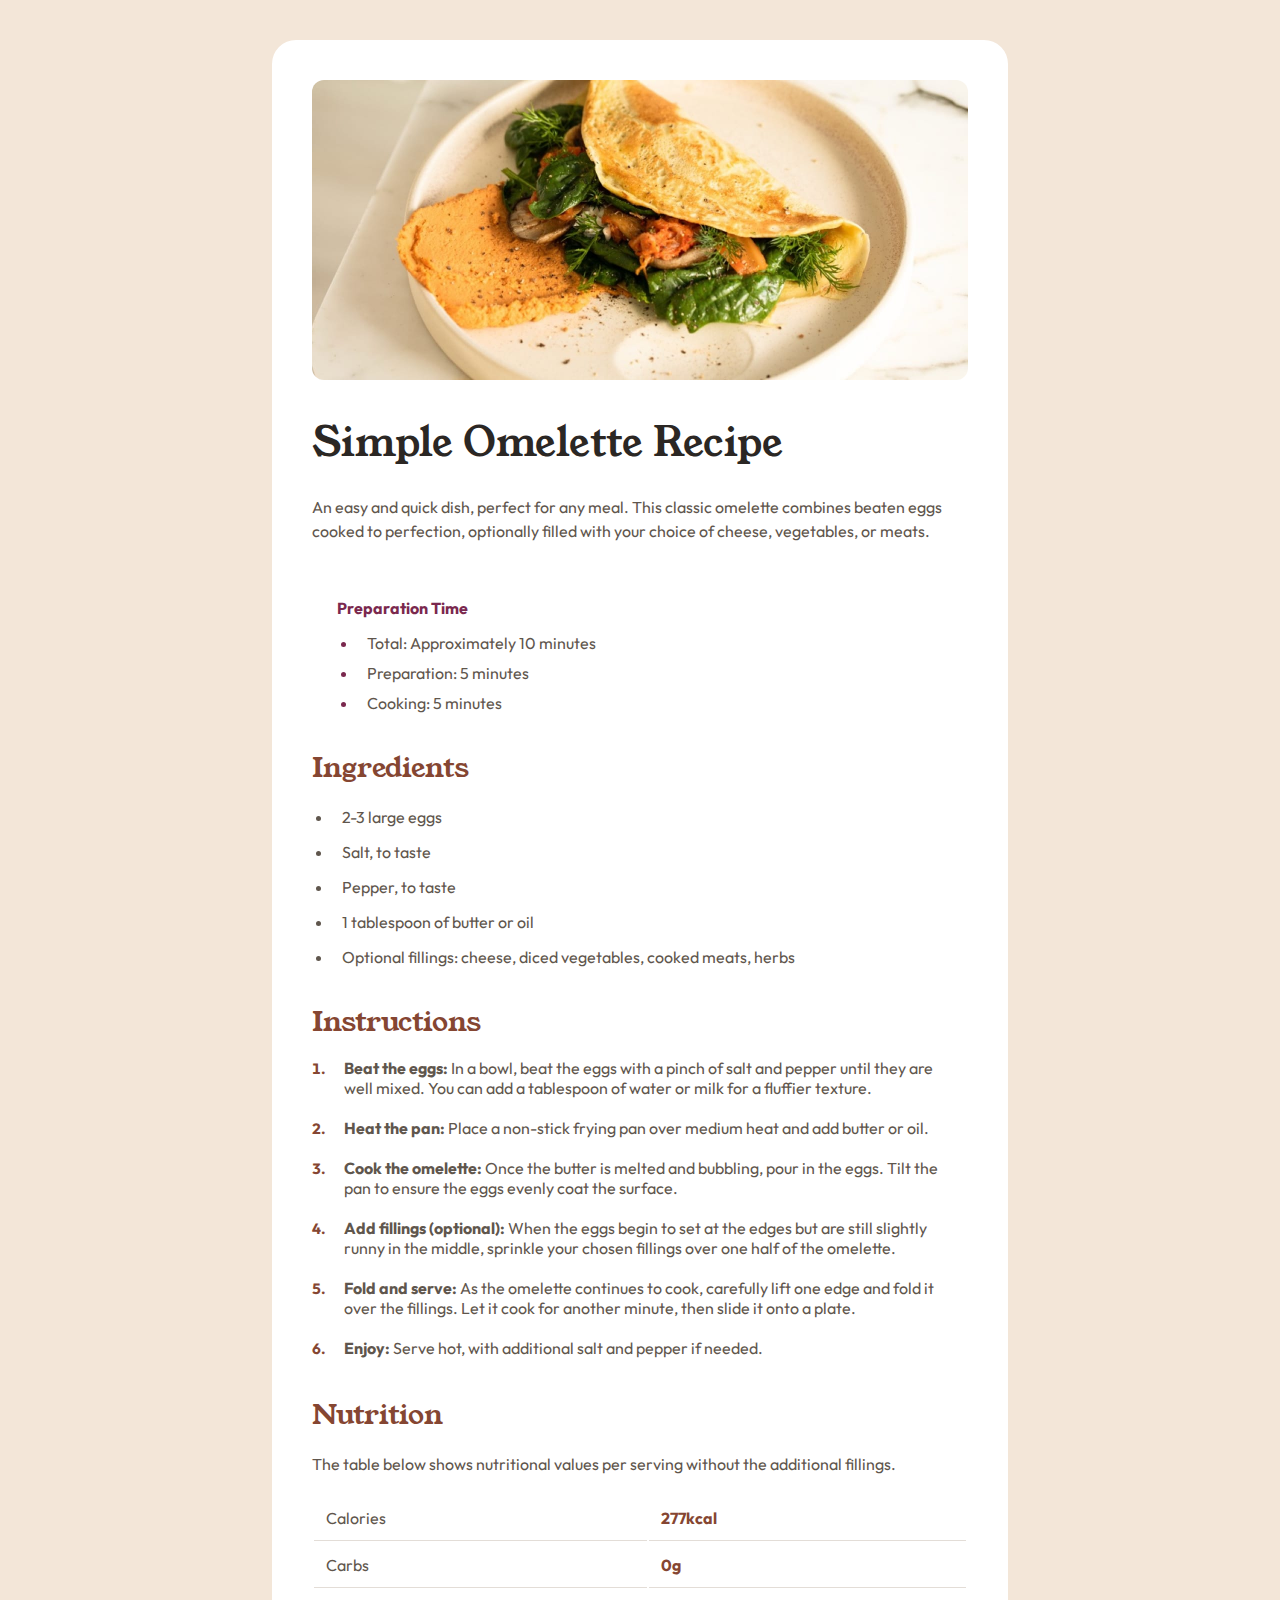
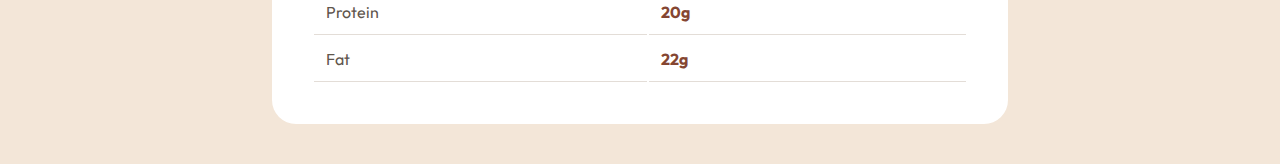
<file: index.html>
<!doctype html>
<html lang="en">
  <head>
    <meta charset="UTF-8" />
    <meta name="viewport" content="width=device-width, initial-scale=1.0" />
    <title>Document</title>
    <link rel="icon" href="./assets/images/favicon-32x32.png" />
    <link rel="stylesheet" href="style.css" />
  </head>
  <body>
    <div class="container">
      <img src="./assets/images/image-omelette.jpeg" alt="" />
      <div class="topic">
        <h1>Simple Omelette Recipe</h1>
      </div>

      <div class="paragraph">
        <p>
          An easy and quick dish, perfect for any meal. This classic omelette
          combines beaten eggs cooked to perfection, optionally filled with your
          choice of cheese, vegetables, or meats.
        </p>
      </div>

      <div class="preparing-time">
        <p>Preparation Time</p>
        <ul>
          <li><span>Total: Approximately 10 minutes</span></li>
          <li><span>Preparation: 5 minutes</span></li>
          <li><span>Cooking: 5 minutes</span></li>
        </ul>
      </div>

      <div class="Ingredients">
        <span>Ingredients</span>
        <ul>
          <li>2-3 large eggs</li>
          <li>Salt, to taste</li>
          <li>Pepper, to taste</li>
          <li>1 tablespoon of butter or oil</li>
          <li>
            Optional fillings: cheese, diced vegetables, cooked meats, herbs
          </li>
        </ul>
      </div>

      <div class="instructions">
        <span class="ins-topic">Instructions</span>
        <ol>
          <li>
            <span>Beat the eggs:</span> In a bowl, beat the eggs with a pinch of
            salt and pepper until they are well mixed. You can add a tablespoon
            of water or milk for a fluffier texture.
          </li>
          <li>
            <span>Heat the pan:</span> Place a non-stick frying pan over medium
            heat and add butter or oil.
          </li>
          <li>
            <span>Cook the omelette:</span> Once the butter is melted and
            bubbling, pour in the eggs. Tilt the pan to ensure the eggs evenly
            coat the surface.
          </li>
          <li>
            <span>Add fillings (optional):</span> When the eggs begin to set at
            the edges but are still slightly runny in the middle, sprinkle your
            chosen fillings over one half of the omelette.
          </li>
          <li>
            <span>Fold and serve:</span> As the omelette continues to cook, carefully lift one edge and fold it over the 
  fillings. Let it cook for another minute, then slide it onto a plate.
          </li>
          <li>
            <span>Enjoy:</span> Serve hot, with additional salt and pepper if needed.
          </li>
        </ol>
      </div>

    <div class="nutrition-container">
  <span>Nutrition</span>
  
  <p>The table below shows nutritional values per serving without the additional fillings.</p>

 
</div>

 <div class="table">
    <table>
      <tr>
        <td>Calories</td>
        <td>277kcal</td>
      </tr>
      <tr>
        <td>Carbs</td>
        <td>0g</td>
      </tr>
      <tr>
        <td>Protein</td>
        <td>20g</td>
      </tr>
      <tr>
        <td>Fat</td>
        <td>22g</td>
      </tr>
    </table>
  </div>
    </div>
  </body>
</html>
</file>
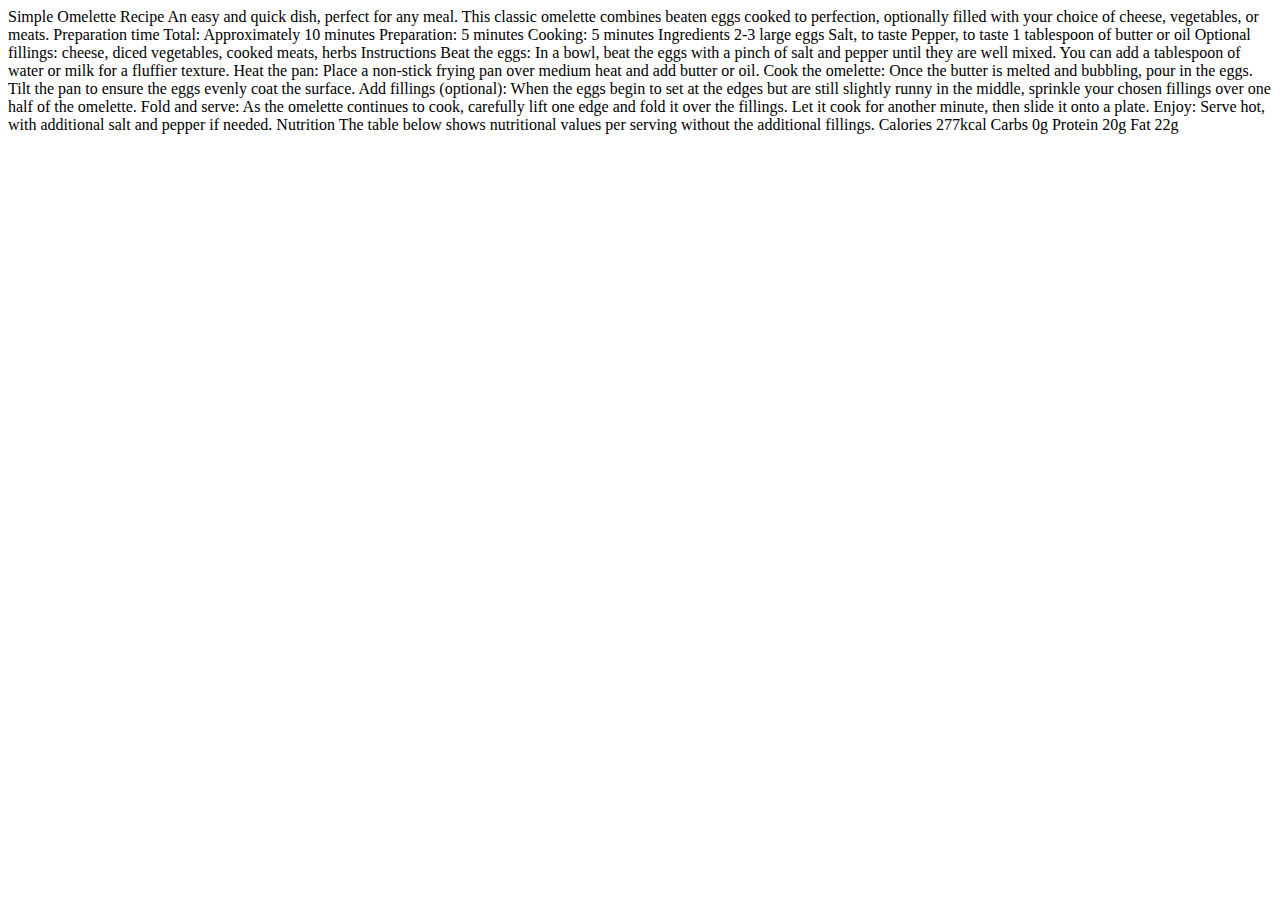
<file: index1.html>
<!DOCTYPE html>
<html lang="en">
<head>
  <meta charset="UTF-8">
  <meta name="viewport" content="width=device-width, initial-scale=1.0"> <!-- displays site properly based on user's device -->

  <link rel="icon" type="image/png" sizes="32x32" href="./assets/images/favicon-32x32.png">
  
  <title>Frontend Mentor | Recipe page</title>

  <!-- Feel free to remove these styles or customise in your own stylesheet 👍 -->
  <style>
    .attribution { font-size: 11px; text-align: center; }
    .attribution a { color: hsl(228, 45%, 44%); }
  </style>
</head>
<body>

  Simple Omelette Recipe

  An easy and quick dish, perfect for any meal. This classic omelette combines beaten eggs cooked 
  to perfection, optionally filled with your choice of cheese, vegetables, or meats.

  Preparation time

  Total: Approximately 10 minutes
  Preparation: 5 minutes
  Cooking: 5 minutes

  Ingredients

  2-3 large eggs
  Salt, to taste
  Pepper, to taste
  1 tablespoon of butter or oil
  Optional fillings: cheese, diced vegetables, cooked meats, herbs

  Instructions

  Beat the eggs: In a bowl, beat the eggs with a pinch of salt and pepper until they are well mixed. 
  You can add a tablespoon of water or milk for a fluffier texture.

  Heat the pan: Place a non-stick frying pan over medium heat and add butter or oil.

  Cook the omelette: Once the butter is melted and bubbling, pour in the eggs. Tilt the pan to ensure 
  the eggs evenly coat the surface.

  Add fillings (optional): When the eggs begin to set at the edges but are still slightly runny in the 
  middle, sprinkle your chosen fillings over one half of the omelette.

  Fold and serve: As the omelette continues to cook, carefully lift one edge and fold it over the 
  fillings. Let it cook for another minute, then slide it onto a plate.

  Enjoy: Serve hot, with additional salt and pepper if needed.

  Nutrition

  The table below shows nutritional values per serving without the additional fillings.

  Calories
  277kcal

  Carbs
  0g

  Protein
  20g

  Fat
  22g
  
 
</body>
</html>
</file>
<file: style.css>
@import url("https://fonts.googleapis.com/css2?family=Outfit:wght@400;700&family=Young+Serif&display=swap");

* {
  margin: 0;
  padding: 0;
  box-sizing: border-box;
}

body {
  font-family: "Outfit", sans-serif;
  background-color: hsl(30, 54%, 90%);
  display: flex;
  justify-content: center;
  padding: 40px 20px;
}

.container {
  background-color: #ffffff;
  width: 736px;
  padding: 40px;
  border-radius: 24px;
}

.container img {
  width: 100%;
  height: auto;
  border-radius: 12px;
  margin-bottom: 30px;
}

.topic h1 {
  font-family: "Young Serif", serif;
  font-size: 40px;
  font-weight: 400;
  color: #2b2724;
}

.paragraph p {
  font-family: "Outfit", sans-serif;
  line-height: 1.5;
  font-size: 16px;
  color: #5f564d;
  margin-top: 24px;
}

.preparing-time {
  padding: 25px;
  border-radius: 12px;
  margin-top: 30px;
}

.preparing-time p {
  color: #7a284e;
  font-weight: 700;
  margin-bottom: 15px;
}

.preparing-time ul {
  list-style-type: disc;
  padding-left: 20px;
}

.preparing-time li {
  color: #5f564d;
  margin-bottom: 10px;
  padding-left: 10px;
}

.preparing-time li::marker {
  color: #7a284e;
  font-size: 14px;
}

.Ingredients span {
  font-family: "Young Serif", serif;
  color: #854632;
  font-size: 28px;
  font-weight: 400;
  margin-top: 20px;
}

.Ingredients ul {
  list-style-type: disc;
  padding: 20px;
}

.Ingredients li {
  color: #5f564d;
  margin-bottom: 15px;
  padding-left: 10px;
}

.Ingredients li::marker {
  color: #5f564d;
  font-size: 14px;
}

.instructions .ins-topic {
  font-family: "Young Serif", serif;
  color: #854632;
  font-size: 28px;
  font-weight: 400;
  margin-top: 20px;
}

.instructions ol {
  padding: 17px;
}

.instructions ol li {
  padding-left: 15px;
  margin-bottom: 20px;
  color: #5f564d;
}

.instructions ol li::marker {
  font-size: 15px;
  color: #854632;
  font-weight: 700;
}

.instructions span {
  font-weight: 700;
  color: #5f564d;
}

.nutrition-container span {
  font-family: "Young Serif", serif;
  color: #854632;
  font-size: 28px;
  font-weight: 400;
  margin-top: 20px;
}

.nutrition-container p {
  margin-top: 20px;
  color: #5f564d;
  font-size: 16px;
}

table {
  width: 100%;
  padding-top: 20px;
}

.table td {
  border-bottom: 1px solid #e3ddd7;
  padding: 12px;
  color: #5f564d;
}

.table td:last-child {
  color: #854632;
  font-weight: bold;
}

/* @media (max-width: 375px) {
 body {
    padding: 0; 
  }

  .container {
    width: 100%;    
    border-radius: 0;
    padding: 24px;   
  }

  .container img {
    width: 100%;    
    height: auto;  
    border-radius: 0; 
    margin: -24px -24px 32px -24px; 
    width: calc(100% + 48px )
  }

  .topic h1 {
    font-size: 30px; 
  }
} */


@media (max-width: 375px){
body {
    padding: 0;
}

.container{
    width: 100%;
    border-radius: 0;
    padding: 24px;
}

.container img {
    width: 110%;
    margin-left: -18px;
    height: 200px;
    border-radius: none;
}

.topic h1 {
    font-size: 30px;
}
}
</file>
